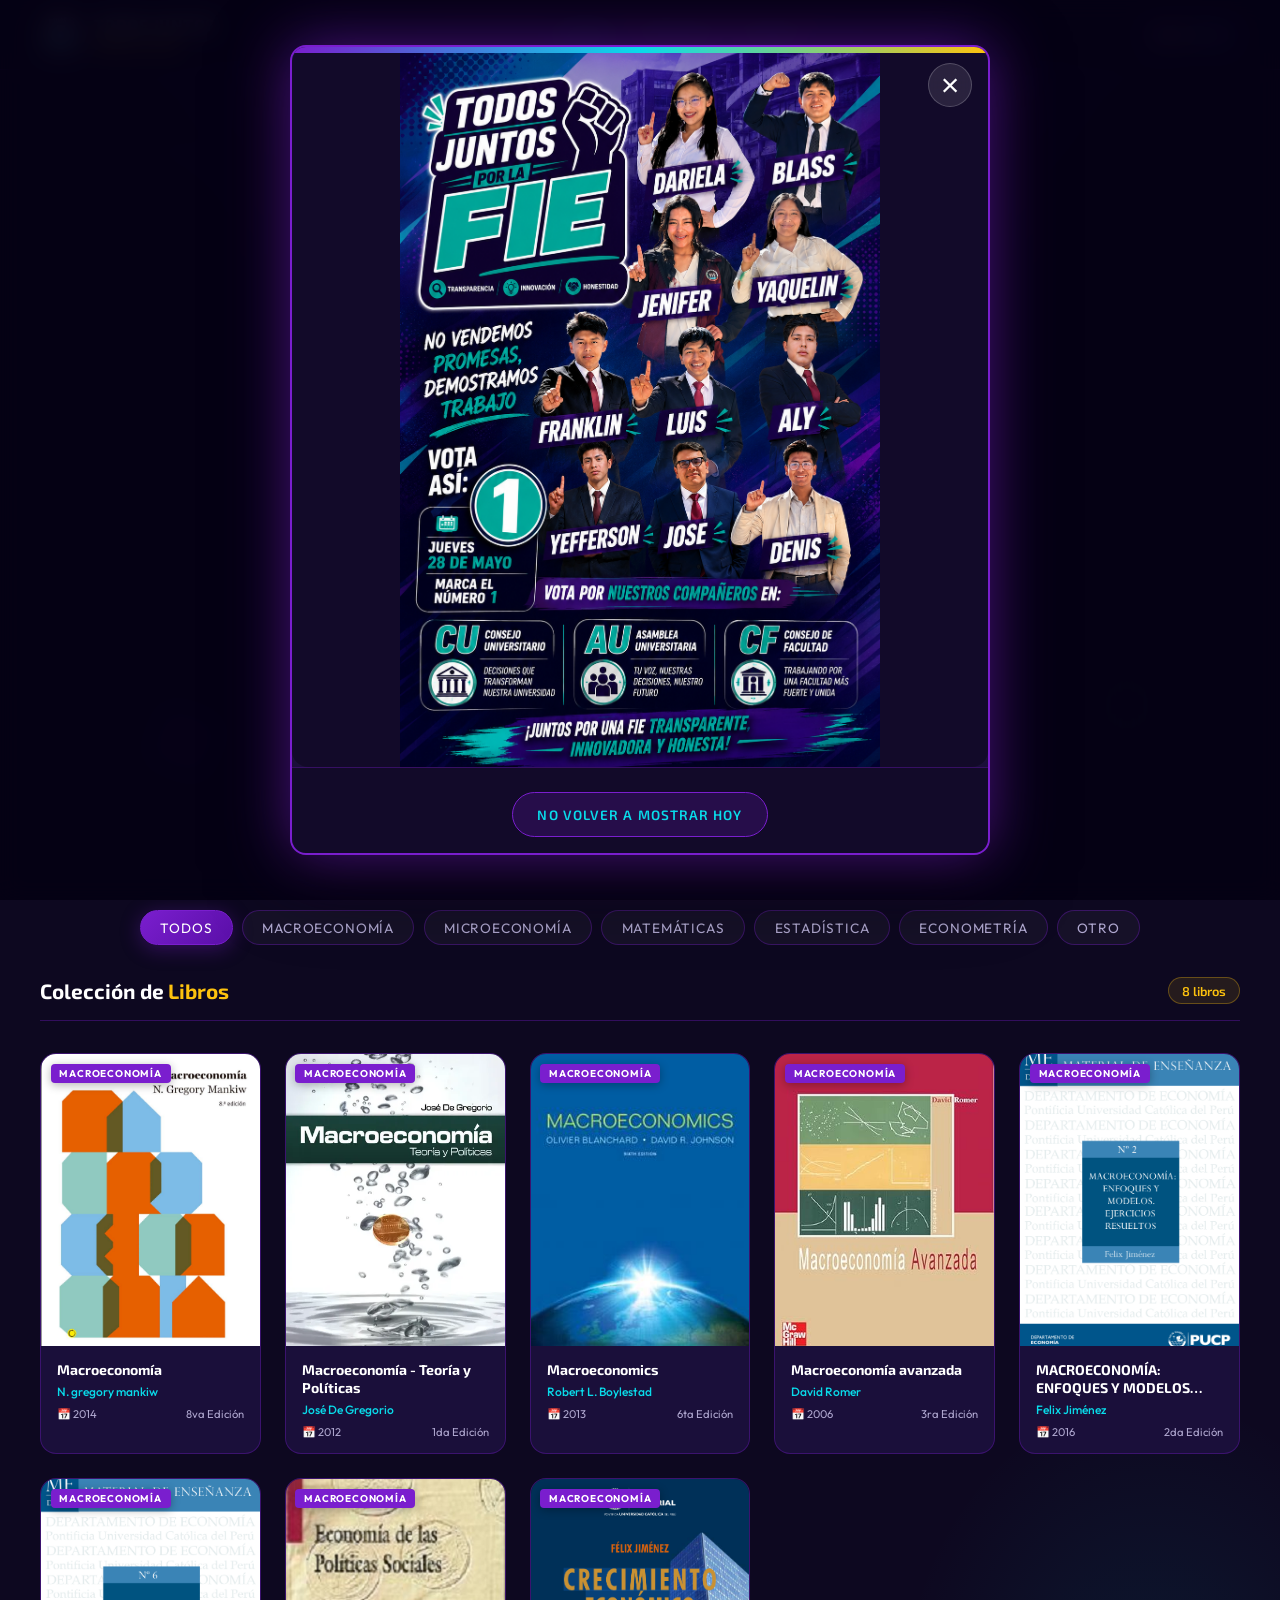
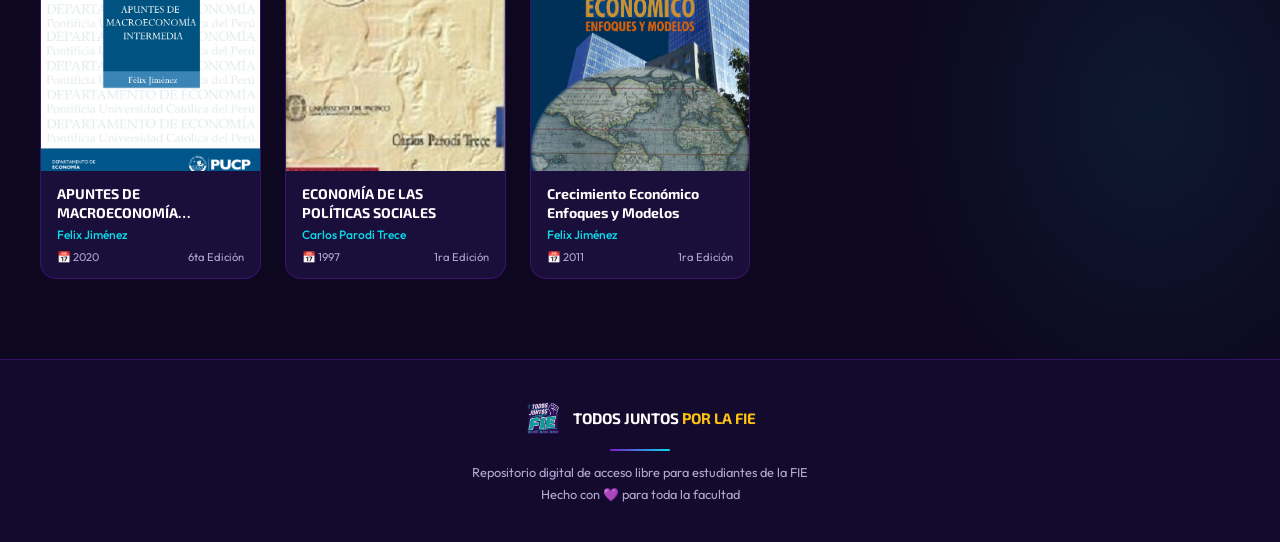
<file: index.html>
<!DOCTYPE html>
<html lang="es">
<head>
  <meta charset="UTF-8" />
  <meta name="viewport" content="width=device-width, initial-scale=1.0" />
  <meta name="description" content="Repositorio digital de libros de la FIE — Todos Juntos por la FIE" />
  <title>Repositorio FIE | Todos Juntos por la FIE</title>

  <!-- Favicon (usa el logo) -->
  <link rel="icon" type="image/png" href="loguito.png" />

  <!-- CSS -->
  <link rel="stylesheet" href="css/style.css" />
    <link rel="stylesheet" href="css/popup.css" /> <!-- ← NUEVO -->
</head>
<body>

<!-- ════════════════════ POPUP PUBLICIDAD ════════════════════ -->
  <div class="popup-overlay" id="popupPublicidad">
    <div class="popup-container">
      <button class="popup-close" id="btnCerrarPopup" aria-label="Cerrar publicidad">
        ×
      </button>
      
      <div class="popup-content">
         <a href="https://www.facebook.com/profile.php?id=61590264844308" target="_blank">
        <img 
          src="imagenes/publicidad.jpg" 
          alt="Publicidad FIE" 
          class="popup-imagen"
        />
        </a>
      </div>
      
      <!-- Opcional: Botón de acción -->
      <div class="popup-footer">
        <button class="popup-btn-action" id="btnNoMostrar">
          No volver a mostrar hoy
        </button>
      </div>
    </div>
  </div>


  <!-- ════════════════════ NAVBAR ════════════════════ -->
  <nav class="navbar">
    <a class="navbar-brand" href="#">
      <img class="navbar-logo" src="loguito.png" alt="Logo FIE" />
      <span class="navbar-name">
        TODOS JUNTOS<br><span>POR LA FIE</span>
      </span>
    </a>

    <!-- Botón Hamburguesa (Móviles) -->
    <button class="menu-toggle" id="menuToggle" aria-label="Abrir menú">
      ☰
    </button>

    <!-- Menú de Navegación -->
    <!-- Menú de Navegación -->
    <div class="navbar-links" id="navbarLinks">
      <a href="index.html" class="nav-item activo">Libros</a>
      <a href="trabajos.html" class="nav-item">Trabajos</a>
      <a href="cursos.html" class="nav-item">Cursos</a>
    </div>

    <!-- Estadísticas -->
    <div class="navbar-stats">
      <div class="stat-pill">
        📚 <strong id="totalLibros">0</strong> libros
      </div>
    </div>
  </nav>
  <!-- ════════════════════ HERO ════════════════════ -->
  <section class="hero">
    <!-- Elementos decorativos -->
    <div class="hero-geo hero-geo-1"></div>
    <div class="hero-geo hero-geo-2"></div>
    <div class="hero-geo hero-geo-3"></div>
    <div class="hero-geo hero-geo-4"></div>

    <div class="hero-badge">Repositorio Académico Digital</div>

    <div class="hero-logo-wrap">
      <img class="hero-logo" src="logo.png" alt="Logo Todos Juntos por la FIE" />
    </div>

    <h1>
      Biblioteca<br>
      <span class="line-color">Digital FIE</span>
    </h1>

    <div class="hero-group">⚡ Todos Juntos por la FIE ⚡</div>

    <p>
      Accede de forma gratuita a los libros y materiales académicos 
      de nuestra facultad. Conocimiento compartido para todos.
    </p>

    <!-- Barra de búsqueda -->
    <div class="search-wrap">
      <input 
        type="text" 
        id="buscador" 
        placeholder="Buscar por título, autor o materia…" 
        autocomplete="off"
      />
      <button id="btnBuscar" aria-label="Buscar">🔍</button>
    </div>
  </section>

  <!-- ════════════════════ FILTROS ════════════════════ -->
  <div class="filtros-section" id="filtros">
    <!-- Generado por JS -->
  </div>

  <!-- ════════════════════ LIBROS ════════════════════ -->
  <main class="libros-section">
    <div class="section-header">
      <h2 class="section-title">
        Colección de <span>Libros</span>
      </h2>
      <span class="counter-badge" id="contadorLibros">0 libros</span>
    </div>

    <div class="libros-grid" id="librosGrid">
      <!-- Generado por JS -->
    </div>
  </main>

  <!-- ════════════════════ MODAL ════════════════════ -->
  <div class="modal-overlay" id="modalOverlay">
    <div class="modal" id="modalContenido">
      <!-- Generado por JS -->
    </div>
  </div>

  <!-- ════════════════════ FOOTER ════════════════════ -->
  <footer class="footer">
    <div class="footer-logo-wrap">
      <img class="footer-logo" src="loguito.png" alt="Logo" />
      <span class="footer-name">TODOS JUNTOS <span>POR LA FIE</span></span>
    </div>
    <div class="footer-line"></div>
    <p>Repositorio digital de acceso libre para estudiantes de la FIE</p>
    <p class="footer-credits">Hecho con 💜 para toda la facultad</p>
  </footer>

  <!-- Scripts: primero los datos, luego la lógica -->
  <script src="data/libros.js"></script>
   <script src="js/popup.js"></script>
  <script src="js/main.js"></script>

</body>
</html>
</file>
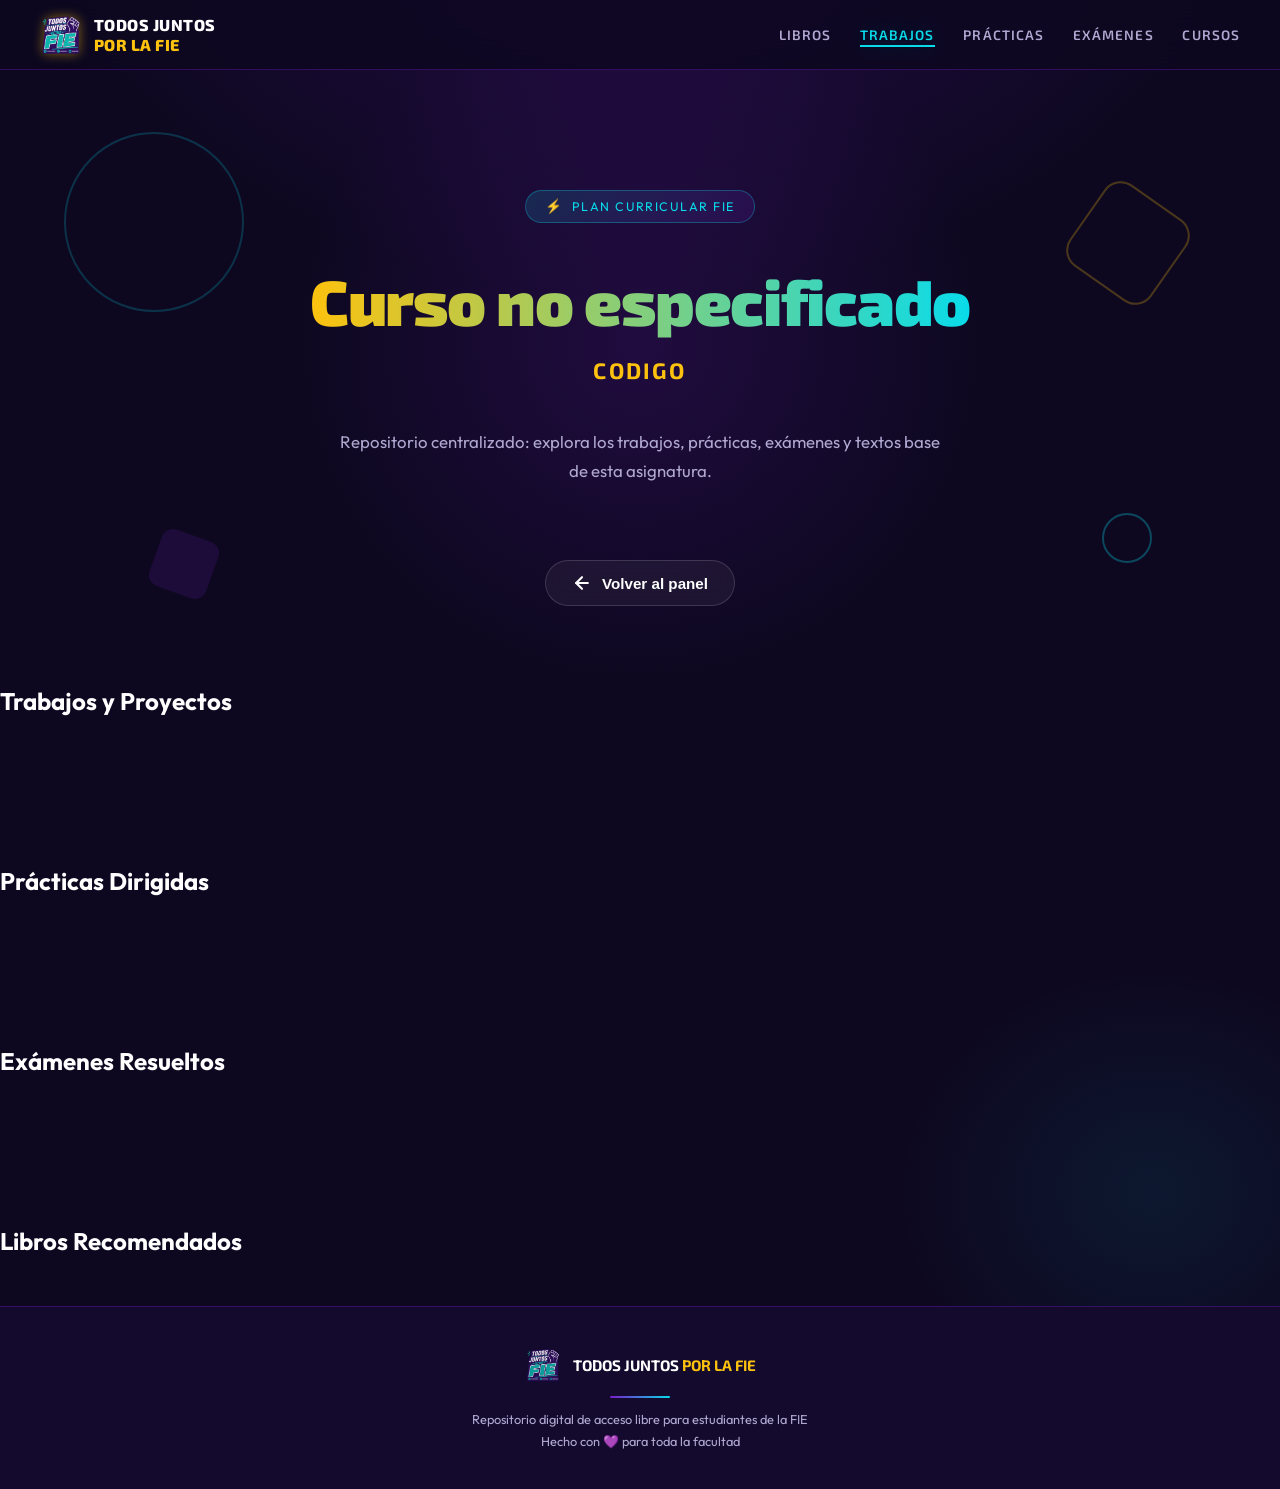
<file: documentos.html>
<!DOCTYPE html>
<html lang="es">
<head>
  <meta charset="UTF-8">
  <meta name="viewport" content="width=device-width, initial-scale=1.0">
  <title>Documentos de Asignatura | Todos Juntos por la FIE</title>
  <link rel="icon" type="image/png" href="loguito.png" />
  <link rel="stylesheet" href="css/style.css">
</head>
<body>

  <nav class="navbar">
    <a class="navbar-brand" href="index.html">
      <img class="navbar-logo" src="loguito.png" alt="Logo FIE" />
      <span class="navbar-name">TODOS JUNTOS<br><span>POR LA FIE</span></span>
    </a>
    <button class="menu-toggle" id="menuToggle" aria-label="Abrir menú">☰</button>
    <div class="navbar-links" id="navbarLinks">
      <a href="index.html" class="nav-item">Libros</a>
      <a href="trabajos.html" class="nav-item activo">Trabajos</a>
      <a href="practicas.html" class="nav-item">Prácticas</a>
      <a href="examenes.html" class="nav-item">Exámenes</a>
      <a href="cursos.html" class="nav-item">Cursos</a>
    </div>
  </nav>

  <section class="hero" style="height: auto; padding: 120px 20px 80px;">
    <div class="hero-geo hero-geo-1"></div>
    <div class="hero-geo hero-geo-2"></div>
    <div class="hero-geo hero-geo-3"></div>
    <div class="hero-geo hero-geo-4"></div>

    <div class="hero-badge" id="cursoDetalles">Plan Curricular FIE</div>

    <h1 style="margin-top: 20px; font-size: clamp(2.5rem, 5vw, 4.5rem);">
      <span class="line-color" id="cursoNombre">Cargando asignatura...</span>
    </h1>

    <div class="hero-group" id="cursoCodigo" style="margin-top: 15px; display: inline-block;">CODIGO</div>

    <p style="margin-top: 25px; max-width: 600px; margin-left: auto; margin-right: auto;">
      Repositorio centralizado: explora los trabajos, prácticas, exámenes y textos base de esta asignatura.
    </p>

<button onclick="window.history.back()" class="btn-back-glass">
      <svg width="20" height="20" viewBox="0 0 24 24" fill="none" stroke="currentColor" stroke-width="2.5" stroke-linecap="round" stroke-linejoin="round">
        <line x1="19" y1="12" x2="5" y2="12"></line>
        <polyline points="12 19 5 12 12 5"></polyline>
      </svg>
      Volver al panel
    </button>
  </section>

  <main class="contenido">
    
    <h2 class="titulo" id="tituloContenido">Trabajos y Proyectos</h2>
    <div class="libros-grid" id="gridTrabajos" style="margin-top: 50px;"></div>

    <h2 class="titulo" id="tituloContenido" style="margin-top: 100px;">Prácticas Dirigidas</h2>
    <div class="libros-grid" id="gridPracticas" style="margin-top: 50px;"></div>

    <h2 class="titulo" id="tituloContenido" style="margin-top: 100px;">Exámenes Resueltos</h2>
    <div class="libros-grid" id="gridExamenes" style="margin-top: 50px;"></div>

    <h2 class="titulo" id="tituloContenido" style="margin-top: 100px;">Libros Recomendados</h2>
    <div class="libros-grid" id="gridLibros" style="margin-top: 50px;"></div>

  </main>

  <footer class="footer">
    <div class="footer-logo-wrap">
      <img class="footer-logo" src="loguito.png" alt="Logo" />
      <span class="footer-name">TODOS JUNTOS <span>POR LA FIE</span></span>
    </div>
    <div class="footer-line"></div>
    <p>Repositorio digital de acceso libre para estudiantes de la FIE</p>
    <p class="footer-credits">Hecho con 💜 para toda la facultad</p>
  </footer>

  <script src="data/malla.js"></script>
  <script src="data/libros.js"></script>
  <script src="data/documentos.js"></script>

  <script>
    document.addEventListener("DOMContentLoaded", () => {
      const params = new URLSearchParams(window.location.search);
      const codigoCurso = params.get("curso");

      if (!codigoCurso) {
        document.getElementById("cursoNombre").textContent = "Curso no especificado";
        return;
      }

      let cursoEncontrado = null;
      let cicloRomano = "";

      for (const ciclo of mallaCurricular) {
        const curso = ciclo.cursos.find(c => c.codigo === codigoCurso);
        if (curso) {
          cursoEncontrado = curso;
          cicloRomano = ciclo.romano;
          break;
        }
      }

      if (cursoEncontrado) {
        document.getElementById("cursoCodigo").textContent = cursoEncontrado.codigo;
        document.getElementById("cursoNombre").textContent = cursoEncontrado.nombre;
        document.getElementById("cursoDetalles").textContent = `Ciclo ${cicloRomano} — Ingeniería Económica`;
        
        cargarDocumentos(codigoCurso);
        cargarLibrosAsociados(cursoEncontrado.nombre);
      } else {
        document.getElementById("cursoNombre").textContent = "Asignatura no encontrada";
      }

      const menuToggle = document.getElementById('menuToggle');
      const navbarLinks = document.getElementById('navbarLinks');
      if (menuToggle && navbarLinks) {
        menuToggle.addEventListener('click', () => navbarLinks.classList.toggle('mostrar'));
      }
    });

    /* --- LÓGICA MAESTRA: Separa un solo archivo .js en 3 secciones --- */
    function cargarDocumentos(codigo) {
      if (typeof baseTrabajos === 'undefined') return;

      // Filtramos TODOS los documentos que pertenecen a este curso
      const docsCurso = baseTrabajos.filter(t => t.curso === codigo);

      // Los separamos por su "tipo"
      const trabajos = docsCurso.filter(t => t.tipo.toLowerCase() === 'trabajo');
      const practicas = docsCurso.filter(t => t.tipo.toLowerCase() === 'practica' || t.tipo.toLowerCase() === 'práctica');
      const examenes = docsCurso.filter(t => t.tipo.toLowerCase() === 'examen');

      // Pintamos cada sección con nuestra función genérica
      renderizarSeccion("gridTrabajos", trabajos, "📂", "No hay trabajos subidos", "Sé el primero en aportar un trabajo o monografía.");
      renderizarSeccion("gridPracticas", practicas, "📝", "No hay prácticas subidas", "Aún no tenemos ejercicios o guías de laboratorio aquí.");
      renderizarSeccion("gridExamenes", examenes, "✏️", "No hay exámenes subidos", "Aporta solucionarios de parciales o finales para ayudar a los demás.");
    }

    /* --- Función genérica para dibujar las tarjetas --- */
    function renderizarSeccion(idContenedor, arrayDatos, iconoVacio, tituloVacio, textoVacio) {
      const grid = document.getElementById(idContenedor);
      
      if (arrayDatos.length === 0) {
        grid.innerHTML = `
          <div style="grid-column: 1 / -1; text-align: center; padding: 50px; background: rgba(0,0,0,0.02); border-radius: 20px; border: 2px dashed #ccc;">
            <span style="font-size: 3rem;">${iconoVacio}</span>
            <h3 style="color: #0b7a00; margin-top: 15px;">${tituloVacio}</h3>
            <p style="color: #666; margin-top: 10px;">${textoVacio}</p>
          </div>
        `;
        return;
      }

      grid.innerHTML = arrayDatos.map((t, i) => `
        <div class="libro-card" style="animation-delay: ${i * 0.05}s">
          <div class="libro-portada">
            ${t.portada
              ? `<img class="libro-portada-img" src="${t.portada}" alt="${t.titulo}" 
                   onerror="this.parentElement.innerHTML='<div class=\\'libro-portada-placeholder\\'><span>📄</span><p>Sin portada</p></div>'">`
              : `<div class="libro-portada-placeholder"><span>📄</span><p>Sin portada</p></div>`
            }
            <span class="libro-categoria-tag" style="background: #0b7a00; color: #fff; text-transform: capitalize;">${t.tipo}</span>
            <div class="libro-overlay">
              <a href="${t.archivo}" target="_blank" style="text-decoration:none;">
                <span class="btn-ver">Abrir Documento →</span>
              </a>
            </div>
          </div>
          <div class="libro-info">
            <div class="libro-titulo">${t.titulo}</div>
            <div class="libro-autor" style="font-size: 0.85rem; color: #666; margin-top: 5px;">${t.descripcion}</div>
            <div class="libro-meta" style="margin-top: 12px;">
              <span class="libro-anio">📅 Semestre: ${t.fecha}</span>
            </div>
          </div>
        </div>
      `).join("");
    }

    /* --- Renderizar Libros --- */
    function cargarLibrosAsociados(nombreCurso) {
      const grid = document.getElementById("gridLibros");
      if (typeof libros === 'undefined') return;

      const filtrados = libros.filter(l => {
        return nombreCurso.toLowerCase().includes(l.categoria.toLowerCase()) || l.categoria === "Todos";
      });

      if (filtrados.length === 0) {
        grid.innerHTML = `
          <div style="grid-column: 1 / -1; text-align: center; padding: 50px; background: rgba(0,0,0,0.02); border-radius: 20px; border: 2px dashed #ccc;">
            <span style="font-size: 3rem;">📚</span>
            <h3 style="color: #0b7a00; margin-top: 15px;">Sin libros asignados</h3>
            <p style="color: #666; margin-top: 10px;">Busca en el catálogo general desde el inicio.</p>
          </div>
        `;
        return;
      }

      grid.innerHTML = filtrados.map((libro, i) => `
        <div class="libro-card" style="animation-delay: ${i * 0.05}s">
          <div class="libro-portada">
            ${libro.portada
              ? `<img class="libro-portada-img" src="${libro.portada}" alt="${libro.titulo}" 
                   onerror="this.parentElement.innerHTML='<div class=\\'libro-portada-placeholder\\'><span>📚</span><p>Sin portada</p></div>'">`
              : `<div class="libro-portada-placeholder"><span>📚</span><p>Sin portada</p></div>`
            }
            <span class="libro-categoria-tag">${libro.categoria}</span>
            <div class="libro-overlay">
              <a href="${libro.archivo}" target="_blank" style="text-decoration:none;">
                <span class="btn-ver">Ver libro →</span>
              </a>
            </div>
          </div>
          <div class="libro-info">
            <div class="libro-titulo">${libro.titulo}</div>
            <div class="libro-autor">${libro.autor}</div>
            <div class="libro-meta">
              <span class="libro-anio">📅 ${libro.anio}</span>
              ${libro.edicion ? `<span>${libro.edicion}</span>` : ""}
            </div>
          </div>
        </div>
      `).join("");
    }
  </script>
</body>
</html>
</file>
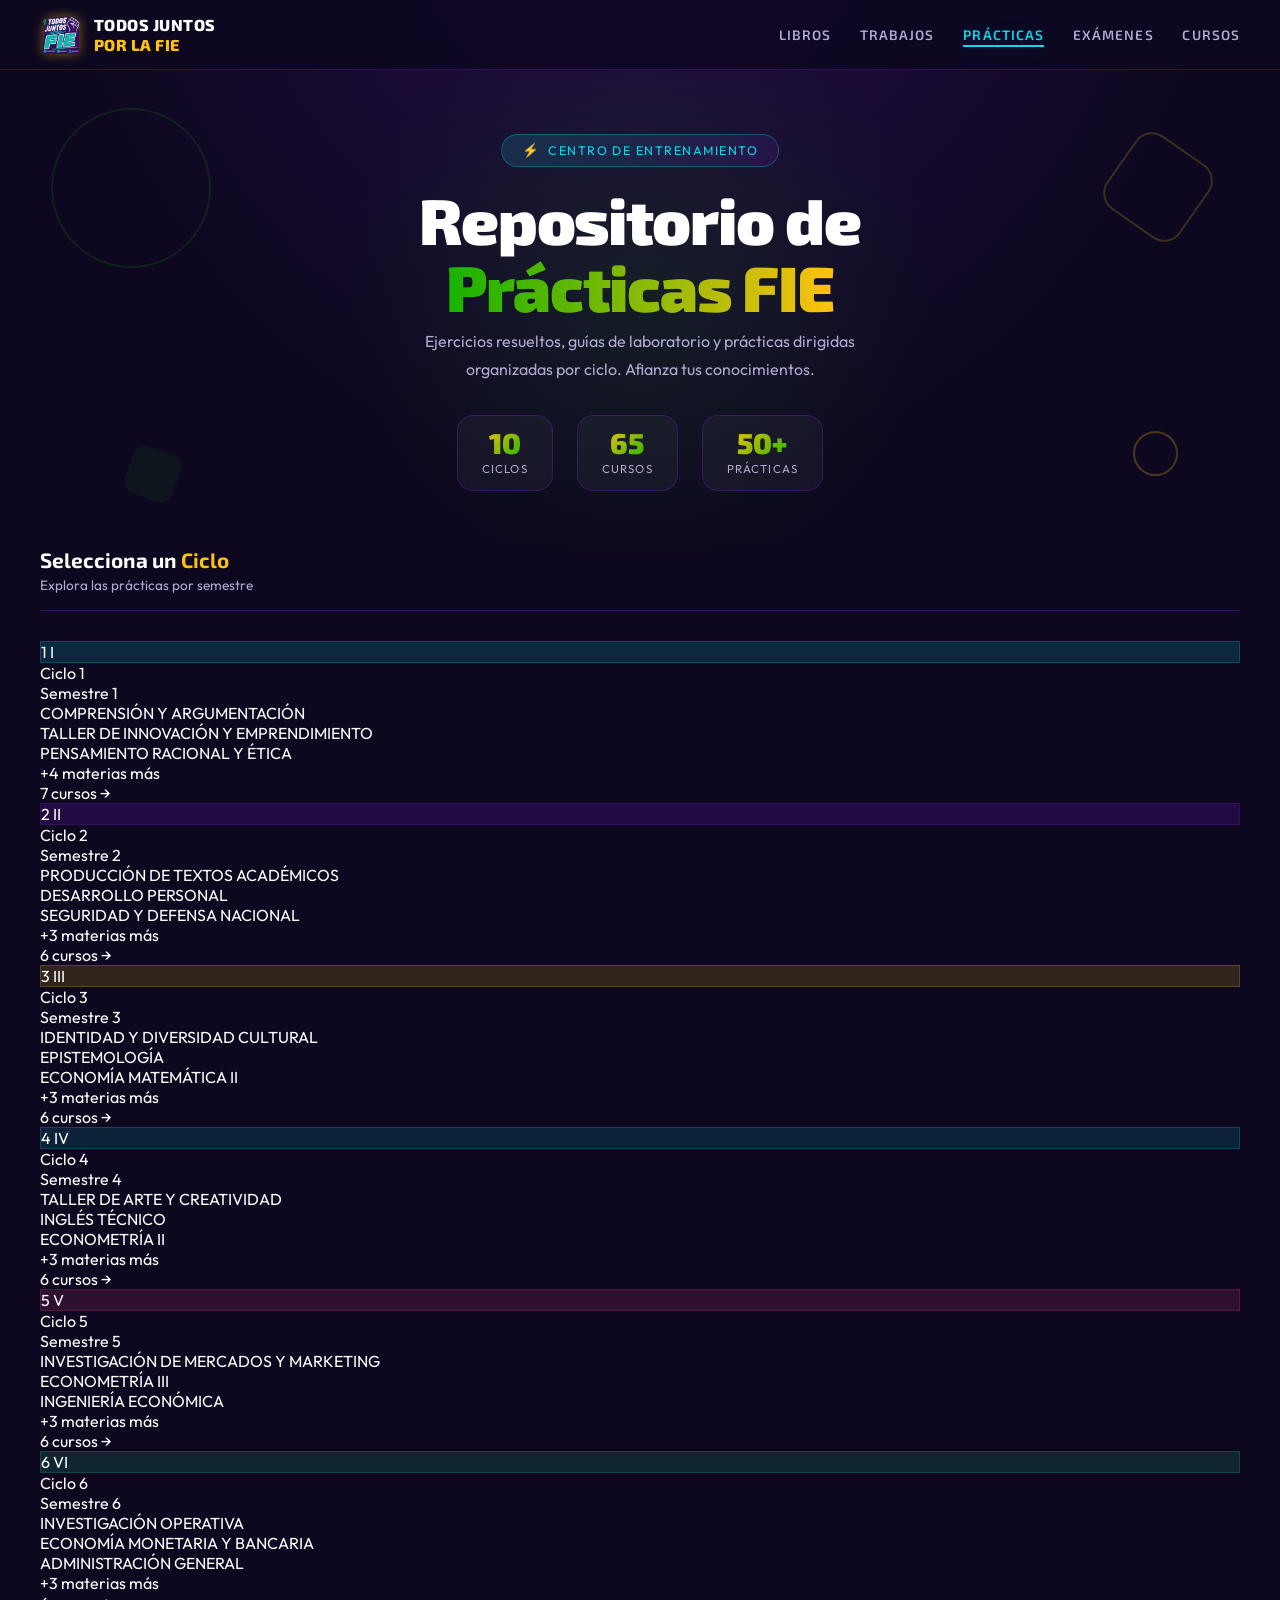
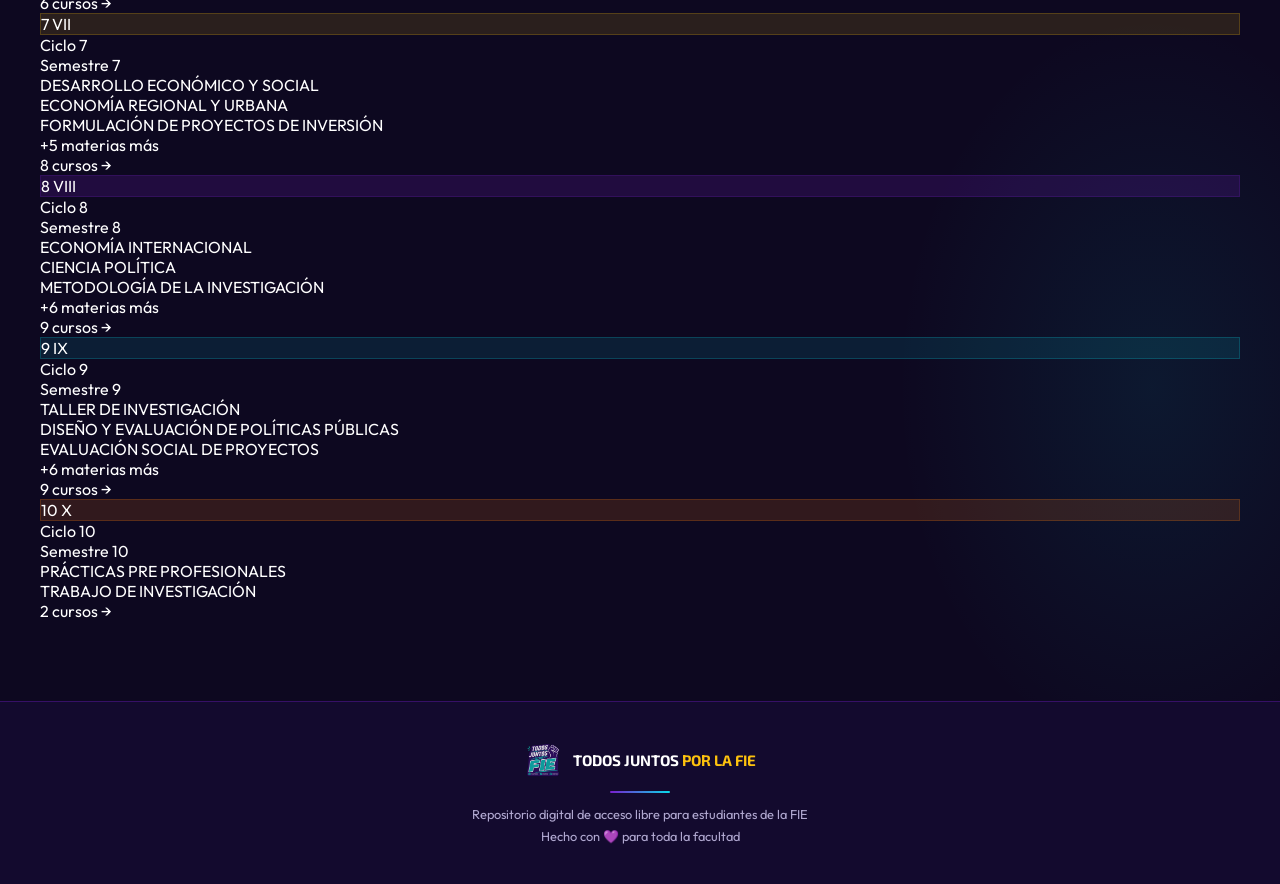
<file: practicas.html>
<!DOCTYPE html>
<html lang="es">
<head>
  <meta charset="UTF-8" />
  <meta name="viewport" content="width=device-width, initial-scale=1.0" />
  <title>Prácticas FIE | Todos Juntos por la FIE</title>
  <link rel="icon" type="image/png" href="loguito.png" />
  <link rel="stylesheet" href="css/style.css" />
  <style>
    /* ════════════════════════════════
       HERO — PRÁCTICAS
    ════════════════════════════════ */
    .hero-trabajos {
      position: relative;
      padding: 4rem 2.5rem 3.5rem;
      text-align: center;
      overflow: hidden;
    }

    .hero-trabajos::before {
      content: '';
      position: absolute;
      top: -80px; left: 50%;
      transform: translateX(-50%);
      width: 600px; height: 600px;
      /* Cambiamos el resplandor a un tono más verdoso/dorado para variar un poco */
      background: radial-gradient(circle, rgba(22, 179, 0, 0.12) 0%, transparent 70%);
      pointer-events: none;
    }

    .hero-trabajos .hero-geo-1 {
      width: 160px; height: 160px;
      border: 2px solid rgba(22, 179, 0, 0.15);
      top: 8%; left: 4%;
    }
    .hero-trabajos .hero-geo-2 {
      width: 90px; height: 90px;
      border: 2px solid rgba(253, 194, 14, 0.2);
      top: 15%; right: 6%;
    }
    .hero-trabajos .hero-geo-3 {
      width: 50px; height: 50px;
      background: rgba(11, 122, 0, 0.12);
      bottom: 10%; left: 10%;
    }
    .hero-trabajos .hero-geo-4 {
      width: 45px; height: 45px;
      border: 2px solid rgba(253, 194, 14, 0.25);
      bottom: 15%; right: 8%;
    }

    .hero-trabajos .hero-badge {
      margin-bottom: 1.2rem;
    }

    .hero-trabajos h1 {
      font-family: var(--font-display);
      font-size: clamp(2.2rem, 5vw, 4rem);
      font-weight: 900;
      line-height: 1.05;
      letter-spacing: -0.02em;
      margin-bottom: 0.5rem;
      animation: fadeDown 0.8s ease 0.1s both;
    }

    .hero-trabajos h1 .line-color {
      /* Degradado FIE: Verde a Dorado */
      background: linear-gradient(90deg, #16b300, #fdc20e);
      -webkit-background-clip: text;
      -webkit-text-fill-color: transparent;
      background-clip: text;
    }

    .hero-trabajos p {
      font-size: 1rem;
      color: var(--texto-sub);
      max-width: 500px;
      margin: 0 auto 2rem;
      line-height: 1.7;
      animation: fadeDown 0.8s ease 0.2s both;
    }

    /* Stats mini en el hero */
    .hero-stats {
      display: flex;
      justify-content: center;
      gap: 1.5rem;
      flex-wrap: wrap;
      animation: fadeDown 0.8s ease 0.3s both;
    }

    .hero-stat {
      background: rgba(255,255,255,0.04);
      border: 1px solid var(--borde);
      border-radius: var(--radius);
      padding: 0.8rem 1.5rem;
      text-align: center;
      backdrop-filter: blur(8px);
    }

    .hero-stat-num {
      font-family: var(--font-display);
      font-size: 1.8rem;
      font-weight: 900;
      background: linear-gradient(135deg, #fdc20e, #16b300);
      -webkit-background-clip: text;
      -webkit-text-fill-color: transparent;
      background-clip: text;
      display: block;
      line-height: 1;
    }

    .hero-stat-label {
      font-size: 0.72rem;
      color: var(--texto-sub);
      text-transform: uppercase;
      letter-spacing: 0.1em;
      margin-top: 0.25rem;
    }

    /* Reciclamos la estructura de la sección y grid */
    .trabajos-section {
      padding: 0 2.5rem 5rem;
      max-width: 1400px;
      margin: 0 auto;
    }

    @media (max-width: 768px) {
      .hero-trabajos { padding: 3rem 1.2rem 2.5rem; }
      .hero-stats { gap: 0.8rem; }
      .hero-stat { padding: 0.6rem 1rem; }
      .hero-stat-num { font-size: 1.4rem; }
      .trabajos-section { padding: 0 1.2rem 3rem; }
    }
  </style>
</head>
<body>

  <nav class="navbar">
    <a class="navbar-brand" href="index.html">
      <img class="navbar-logo" src="loguito.png" alt="Logo FIE" />
      <span class="navbar-name">
        TODOS JUNTOS<br><span>POR LA FIE</span>
      </span>
    </a>

    <button class="menu-toggle" id="menuToggle" aria-label="Abrir menú">☰</button>

    <div class="navbar-links" id="navbarLinks">
      <a href="index.html" class="nav-item">Libros</a>
      <a href="trabajos.html" class="nav-item">Trabajos</a>
      <a href="practicas.html" class="nav-item activo">Prácticas</a>
      <a href="examenes.html" class="nav-item">Exámenes</a>
      <a href="cursos.html" class="nav-item">Cursos</a>
    </div>
  </nav>

  <section class="hero-trabajos">
    <div class="hero-geo hero-geo-1"></div>
    <div class="hero-geo hero-geo-2"></div>
    <div class="hero-geo hero-geo-3"></div>
    <div class="hero-geo hero-geo-4"></div>

    <div class="hero-badge">Centro de Entrenamiento</div>

    <h1>
      Repositorio de<br>
      <span class="line-color">Prácticas FIE</span>
    </h1>

    <p>
      Ejercicios resueltos, guías de laboratorio y prácticas dirigidas organizadas
      por ciclo. Afianza tus conocimientos.
    </p>

    <div class="hero-stats">
      <div class="hero-stat">
        <span class="hero-stat-num" id="statCiclos">10</span>
        <span class="hero-stat-label">Ciclos</span>
      </div>
      <div class="hero-stat">
        <span class="hero-stat-num" id="statCursos">—</span>
        <span class="hero-stat-label">Cursos</span>
      </div>
      <div class="hero-stat">
        <span class="hero-stat-num" id="statWorks">50+</span>
        <span class="hero-stat-label">Prácticas</span>
      </div>
    </div>
  </section>

  <main class="trabajos-section" id="trabajos">
    <div class="section-header" style="margin-bottom: 30px;">
      <div>
        <h2 class="section-title" style="color: #fff;">Selecciona un <span>Ciclo</span></h2>
        <p class="section-subtitle" style="font-size:0.85rem;color:var(--texto-sub);margin-top:0.25rem;">
          Explora las prácticas por semestre
        </p>
      </div>
    </div>

    <div class="ciclos-grid" id="ciclosGrid">
      </div>
  </main>

  <div class="modal-overlay" id="modalOverlay">
    <div class="modal" id="modalContenido">
      </div>
  </div>

  <footer class="footer">
    <div class="footer-logo-wrap">
      <img class="footer-logo" src="loguito.png" alt="Logo" />
      <span class="footer-name">TODOS JUNTOS <span>POR LA FIE</span></span>
    </div>
    <div class="footer-line"></div>
    <p>Repositorio digital de acceso libre para estudiantes de la FIE</p>
    <p class="footer-credits">Hecho con 💜 para toda la facultad</p>
  </footer>

  <script src="data/malla.js"></script>
  <script src="js/main.js"></script>
  <script src="js/trabajos.js"></script>

</body>
</html>
</file>
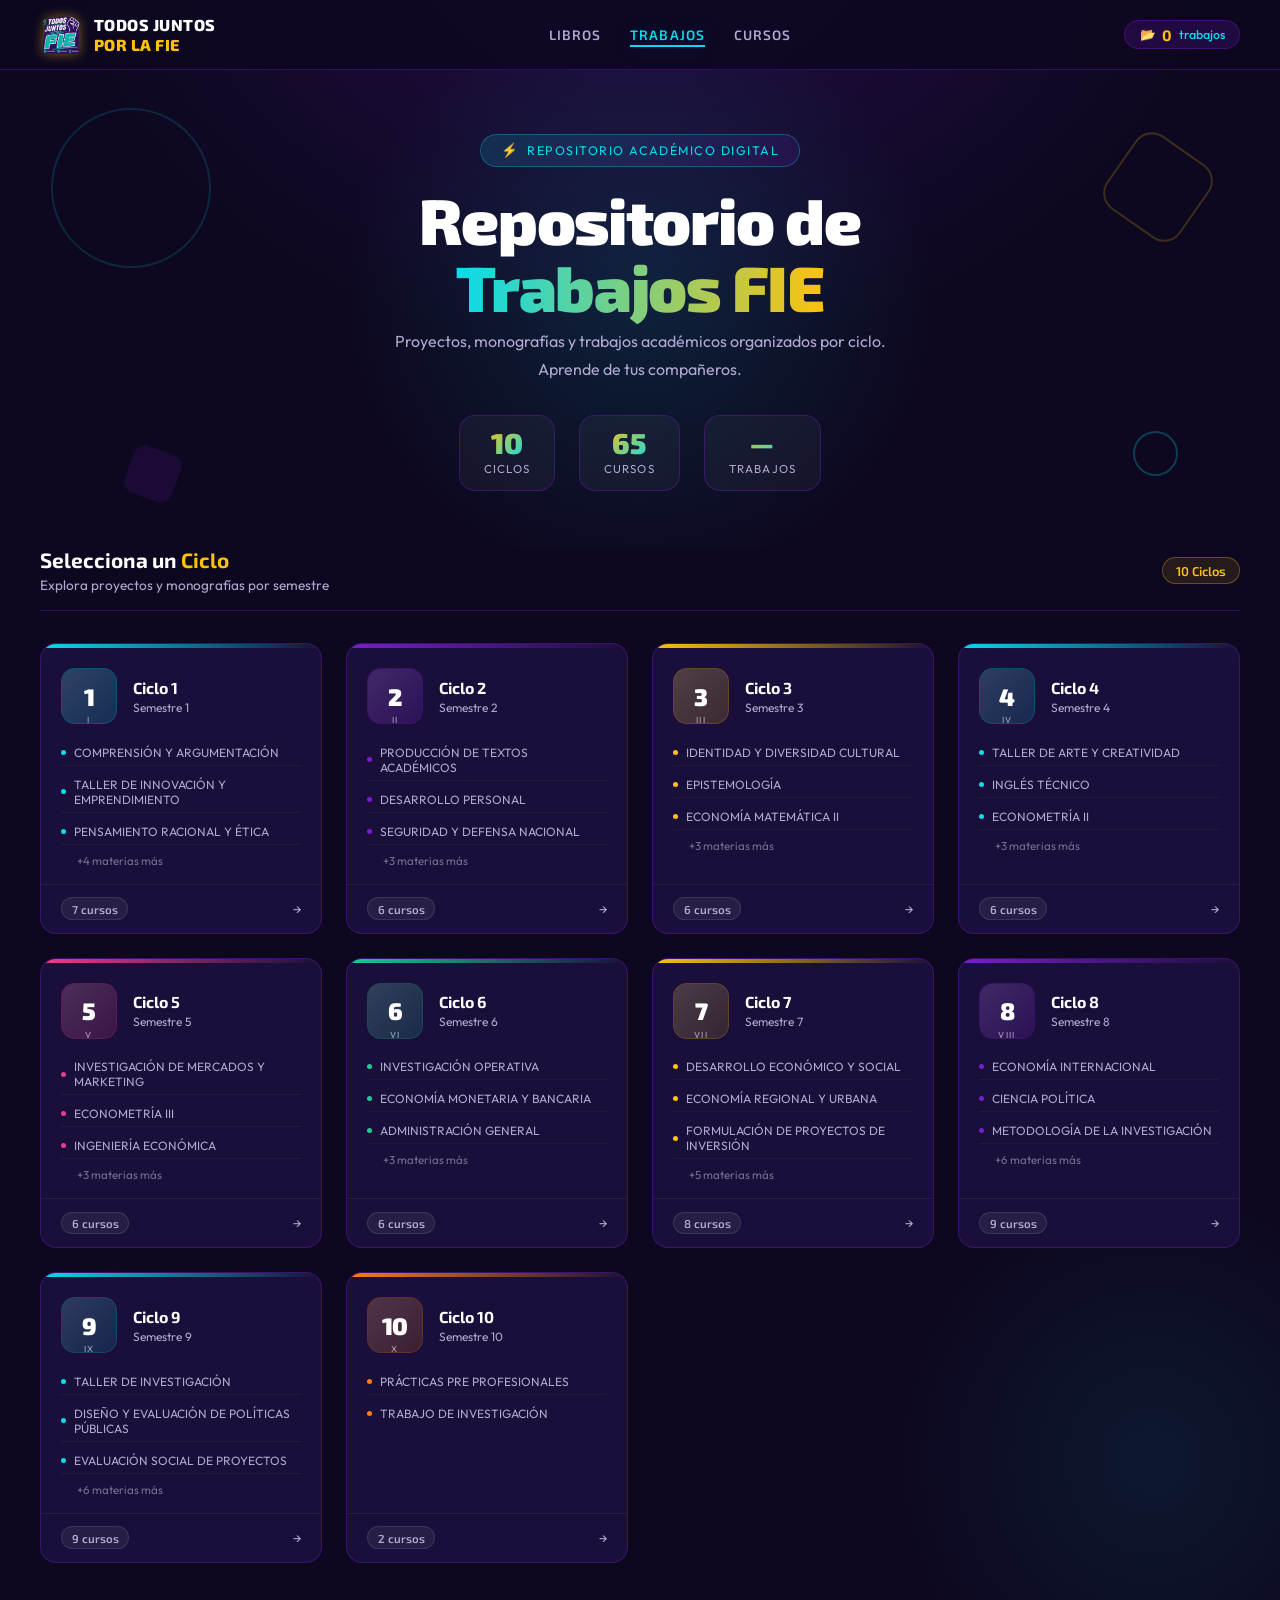
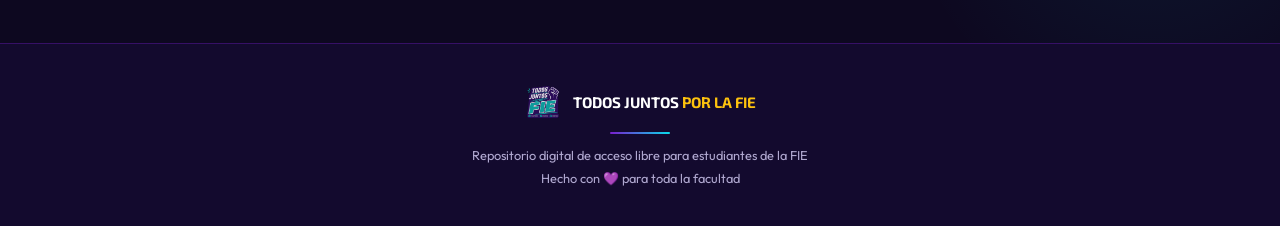
<file: trabajos.html>
<!DOCTYPE html>
<html lang="es">
<head>
  <meta charset="UTF-8" />
  <meta name="viewport" content="width=device-width, initial-scale=1.0" />
  <title>Trabajos FIE | Todos Juntos por la FIE</title>
  <link rel="icon" type="image/png" href="loguito.png" />
  <link rel="stylesheet" href="css/style.css" />
  <style>
    /* ════════════════════════════════
       HERO — TRABAJOS
    ════════════════════════════════ */
    .hero-trabajos {
      position: relative;
      padding: 4rem 2.5rem 3.5rem;
      text-align: center;
      overflow: hidden;
    }

    .hero-trabajos::before {
      content: '';
      position: absolute;
      top: -80px; left: 50%;
      transform: translateX(-50%);
      width: 600px; height: 600px;
      background: radial-gradient(circle, rgba(9,219,234,0.12) 0%, transparent 70%);
      pointer-events: none;
    }

    /* Partículas decorativas específicas de esta sección */
    .hero-trabajos .hero-geo-1 {
      width: 160px; height: 160px;
      border: 2px solid rgba(9,219,234,0.15);
      top: 8%; left: 4%;
    }
    .hero-trabajos .hero-geo-2 {
      width: 90px; height: 90px;
      border: 2px solid rgba(253,194,14,0.2);
      top: 15%; right: 6%;
    }
    .hero-trabajos .hero-geo-3 {
      width: 50px; height: 50px;
      background: rgba(122,28,206,0.12);
      bottom: 10%; left: 10%;
    }
    .hero-trabajos .hero-geo-4 {
      width: 45px; height: 45px;
      border: 2px solid rgba(9,219,234,0.25);
      bottom: 15%; right: 8%;
    }

    .hero-trabajos .hero-badge {
      margin-bottom: 1.2rem;
    }

    .hero-trabajos h1 {
      font-family: var(--font-display);
      font-size: clamp(2.2rem, 5vw, 4rem);
      font-weight: 900;
      line-height: 1.05;
      letter-spacing: -0.02em;
      margin-bottom: 0.5rem;
      animation: fadeDown 0.8s ease 0.1s both;
    }

    .hero-trabajos h1 .line-color {
      background: linear-gradient(90deg, var(--cyan), var(--amarillo));
      -webkit-background-clip: text;
      -webkit-text-fill-color: transparent;
      background-clip: text;
    }

    .hero-trabajos p {
      font-size: 1rem;
      color: var(--texto-sub);
      max-width: 500px;
      margin: 0 auto 2rem;
      line-height: 1.7;
      animation: fadeDown 0.8s ease 0.2s both;
    }

    /* Stats mini en el hero */
    .hero-stats {
      display: flex;
      justify-content: center;
      gap: 1.5rem;
      flex-wrap: wrap;
      animation: fadeDown 0.8s ease 0.3s both;
    }

    .hero-stat {
      background: rgba(255,255,255,0.04);
      border: 1px solid var(--borde);
      border-radius: var(--radius);
      padding: 0.8rem 1.5rem;
      text-align: center;
      backdrop-filter: blur(8px);
    }

    .hero-stat-num {
      font-family: var(--font-display);
      font-size: 1.8rem;
      font-weight: 900;
      background: linear-gradient(135deg, var(--amarillo), var(--cyan));
      -webkit-background-clip: text;
      -webkit-text-fill-color: transparent;
      background-clip: text;
      display: block;
      line-height: 1;
    }

    .hero-stat-label {
      font-size: 0.72rem;
      color: var(--texto-sub);
      text-transform: uppercase;
      letter-spacing: 0.1em;
      margin-top: 0.25rem;
    }

    /* ════════════════════════════════
       SECCIÓN CICLOS
    ════════════════════════════════ */
    .trabajos-section {
      padding: 0 2.5rem 5rem;
      max-width: 1400px;
      margin: 0 auto;
    }

    /* ── Grid de ciclos ── */
    .ciclos-grid {
      display: grid;
      grid-template-columns: repeat(auto-fill, minmax(280px, 1fr));
      gap: 1.5rem;
    }

    /* ── Card de ciclo ── */
    .ciclo-card {
      background: var(--card-bg);
      border: 1px solid var(--borde);
      border-radius: var(--radius);
      overflow: hidden;
      cursor: pointer;
      transition: var(--transition);
      animation: fadeIn 0.4s ease both;
      position: relative;
      display: flex;
      flex-direction: column;
    }

    .ciclo-card:hover {
      transform: translateY(-6px);
      border-color: var(--cyan);
      box-shadow: var(--sombra-cyan), 0 12px 40px rgba(0,0,0,0.4);
    }

    /* Barra de acento superior con color único por ciclo */
    .ciclo-accent {
      height: 4px;
      width: 100%;
    }

    /* Cabecera de la card */
    .ciclo-header {
      display: flex;
      align-items: center;
      gap: 1rem;
      padding: 1.25rem 1.25rem 1rem;
    }

    /* Número del ciclo en estilo prominente */
    .ciclo-numero-wrap {
      position: relative;
      flex-shrink: 0;
    }

    .ciclo-numero-bg {
      width: 56px;
      height: 56px;
      border-radius: 14px;
      display: flex;
      align-items: center;
      justify-content: center;
      position: relative;
      overflow: hidden;
    }

    .ciclo-numero-bg::after {
      content: '';
      position: absolute;
      inset: 0;
      background: linear-gradient(135deg, rgba(255,255,255,0.1), transparent);
    }

    .ciclo-numero {
      font-family: var(--font-display);
      font-size: 1.5rem;
      font-weight: 900;
      color: var(--blanco);
      position: relative;
      z-index: 1;
      letter-spacing: -0.02em;
    }

    .ciclo-romano {
      font-size: 0.55rem;
      position: absolute;
      bottom: -2px;
      left: 50%;
      transform: translateX(-50%);
      color: rgba(255,255,255,0.6);
      letter-spacing: 0.15em;
      text-transform: uppercase;
      white-space: nowrap;
    }

    .ciclo-info {
      flex: 1;
      min-width: 0;
    }

    .ciclo-titulo {
      font-family: var(--font-display);
      font-weight: 700;
      font-size: 1rem;
      color: var(--blanco);
      margin-bottom: 0.2rem;
    }

    .ciclo-semestre {
      font-size: 0.75rem;
      color: var(--texto-sub);
    }

    /* Materias preview */
    .ciclo-materias {
      padding: 0 1.25rem 1rem;
      display: flex;
      flex-direction: column;
      gap: 0.4rem;
      flex: 1;
    }

    .materia-pill {
      display: flex;
      align-items: center;
      gap: 0.5rem;
      font-size: 0.75rem;
      color: var(--texto-sub);
      padding: 0.3rem 0;
      border-bottom: 1px solid rgba(255,255,255,0.04);
    }

    .materia-pill:last-child {
      border-bottom: none;
    }

    .materia-dot {
      width: 5px;
      height: 5px;
      border-radius: 50%;
      flex-shrink: 0;
    }

    .materia-mas {
      font-size: 0.72rem;
      color: var(--texto-sub);
      opacity: 0.6;
      padding-left: 1rem;
      margin-top: 0.1rem;
    }

    /* Footer de la card */
    .ciclo-footer {
      padding: 0.8rem 1.25rem;
      border-top: 1px solid rgba(255,255,255,0.05);
      display: flex;
      align-items: center;
      justify-content: space-between;
    }

    .ciclo-badge-count {
      font-size: 0.72rem;
      font-weight: 600;
      font-family: var(--font-display);
      padding: 0.2rem 0.6rem;
      border-radius: 50px;
      background: rgba(255,255,255,0.06);
      border: 1px solid rgba(255,255,255,0.1);
      color: var(--texto-sub);
    }

    .ciclo-arrow {
      font-size: 0.8rem;
      color: var(--texto-sub);
      transition: var(--transition);
    }

    .ciclo-card:hover .ciclo-arrow {
      color: var(--cyan);
      transform: translateX(4px);
    }

    /* ════════════════════════════════
       MODAL MEJORADO — CICLO / CURSOS
    ════════════════════════════════ */
    .modal-ciclo-header {
      padding: 1.75rem 2rem 1.25rem;
      display: flex;
      align-items: center;
      gap: 1.25rem;
      border-bottom: 1px solid var(--borde);
    }

    .modal-ciclo-icon {
      width: 52px;
      height: 52px;
      border-radius: 14px;
      display: flex;
      align-items: center;
      justify-content: center;
      flex-shrink: 0;
    }

    .modal-ciclo-icon span {
      font-family: var(--font-display);
      font-size: 1.4rem;
      font-weight: 900;
      color: var(--blanco);
    }

    .modal-ciclo-meta h3 {
      font-family: var(--font-display);
      font-size: 1.3rem;
      font-weight: 800;
      color: var(--blanco);
      margin-bottom: 0.2rem;
    }

    .modal-ciclo-meta p {
      font-size: 0.8rem;
      color: var(--texto-sub);
    }

    .modal-cursos-body {
      padding: 1.25rem 2rem 2rem;
    }

    .cursos-section-label {
      font-size: 0.7rem;
      text-transform: uppercase;
      letter-spacing: 0.12em;
      color: var(--texto-sub);
      margin-bottom: 0.75rem;
      font-weight: 600;
    }

    .cursos-list-mejorada {
      display: flex;
      flex-direction: column;
      gap: 0.55rem;
    }

    .curso-item-mejorado {
      display: flex;
      align-items: center;
      gap: 1rem;
      background: rgba(255,255,255,0.02);
      border: 1px solid var(--borde);
      border-radius: var(--radius-sm);
      padding: 0.85rem 1rem;
      cursor: pointer;
      transition: var(--transition);
      text-decoration: none;
    }

    .curso-item-mejorado:hover {
      background: rgba(9,219,234,0.06);
      border-color: rgba(9,219,234,0.4);
      transform: translateX(4px);
    }

    .curso-item-icon {
      width: 36px;
      height: 36px;
      border-radius: 8px;
      display: flex;
      align-items: center;
      justify-content: center;
      font-size: 1rem;
      flex-shrink: 0;
    }

    .curso-item-content {
      flex: 1;
      min-width: 0;
    }

    .curso-item-codigo {
      font-size: 0.65rem;
      color: var(--amarillo);
      font-weight: 700;
      letter-spacing: 0.1em;
      text-transform: uppercase;
      margin-bottom: 0.15rem;
    }

    .curso-item-nombre {
      font-family: var(--font-display);
      font-size: 0.88rem;
      font-weight: 600;
      color: var(--blanco);
      white-space: nowrap;
      overflow: hidden;
      text-overflow: ellipsis;
    }

    .curso-item-chevron {
      color: var(--texto-sub);
      font-size: 0.9rem;
      transition: var(--transition);
      flex-shrink: 0;
    }

    .curso-item-mejorado:hover .curso-item-chevron {
      color: var(--cyan);
    }

    /* ════════════════════════════════
       RESPONSIVE
    ════════════════════════════════ */
    @media (max-width: 768px) {
      .hero-trabajos { padding: 3rem 1.2rem 2.5rem; }
      .hero-stats { gap: 0.8rem; }
      .hero-stat { padding: 0.6rem 1rem; }
      .hero-stat-num { font-size: 1.4rem; }
      .trabajos-section { padding: 0 1.2rem 3rem; }
      .ciclos-grid { grid-template-columns: 1fr; gap: 1rem; }
      .modal-ciclo-header { padding: 1.25rem 1.25rem 1rem; }
      .modal-cursos-body { padding: 1rem 1.25rem 1.5rem; }
    }
  </style>
</head>
<body>

  <!-- ════════════════════ NAVBAR ════════════════════ -->
  <nav class="navbar">
    <a class="navbar-brand" href="index.html">
      <img class="navbar-logo" src="loguito.png" alt="Logo FIE" />
      <span class="navbar-name">
        TODOS JUNTOS<br><span>POR LA FIE</span>
      </span>
    </a>

    <button class="menu-toggle" id="menuToggle" aria-label="Abrir menú">☰</button>

    <div class="navbar-links" id="navbarLinks">
      <a href="index.html" class="nav-item">Libros</a>
      <a href="trabajos.html" class="nav-item activo">Trabajos</a>
      <a href="cursos.html" class="nav-item">Cursos</a>
    </div>

    <div class="navbar-stats">
      <div class="stat-pill">
        📂 <strong id="totalTrabajos">0</strong> trabajos
      </div>
    </div>
  </nav>

  <!-- ════════════════════ HERO ════════════════════ -->
  <section class="hero-trabajos">
    <div class="hero-geo hero-geo-1"></div>
    <div class="hero-geo hero-geo-2"></div>
    <div class="hero-geo hero-geo-3"></div>
    <div class="hero-geo hero-geo-4"></div>

    <div class="hero-badge">Repositorio Académico Digital</div>

    <h1>
      Repositorio de<br>
      <span class="line-color">Trabajos FIE</span>
    </h1>

    <p>
      Proyectos, monografías y trabajos académicos organizados
      por ciclo. Aprende de tus compañeros.
    </p>

    <!-- Mini stats -->
    <div class="hero-stats">
      <div class="hero-stat">
        <span class="hero-stat-num" id="statCiclos">10</span>
        <span class="hero-stat-label">Ciclos</span>
      </div>
      <div class="hero-stat">
        <span class="hero-stat-num" id="statCursos">—</span>
        <span class="hero-stat-label">Cursos</span>
      </div>
      <div class="hero-stat">
        <span class="hero-stat-num" id="statWorks">—</span>
        <span class="hero-stat-label">Trabajos</span>
      </div>
    </div>
  </section>

  <!-- ════════════════════ CICLOS ════════════════════ -->
  <main class="trabajos-section" id="trabajos">
    <div class="section-header">
      <div>
        <h2 class="section-title">Selecciona un <span>Ciclo</span></h2>
        <p class="section-subtitle" style="font-size:0.85rem;color:var(--texto-sub);margin-top:0.25rem;">
          Explora proyectos y monografías por semestre
        </p>
      </div>
      <span class="counter-badge">10 Ciclos</span>
    </div>

    <div class="ciclos-grid" id="ciclosGrid">
      <!-- Generado por JS -->
    </div>
  </main>

  <!-- ════════════════════ MODAL ════════════════════ -->
  <div class="modal-overlay" id="modalOverlay">
    <div class="modal" id="modalContenido">
      <!-- Generado por JS -->
    </div>
  </div>

  <!-- ════════════════════ FOOTER ════════════════════ -->
  <footer class="footer">
    <div class="footer-logo-wrap">
      <img class="footer-logo" src="loguito.png" alt="Logo" />
      <span class="footer-name">TODOS JUNTOS <span>POR LA FIE</span></span>
    </div>
    <div class="footer-line"></div>
    <p>Repositorio digital de acceso libre para estudiantes de la FIE</p>
    <p class="footer-credits">Hecho con 💜 para toda la facultad</p>
  </footer>

  <!-- Scripts -->
  <script src="data/malla.js"></script>
  <script src="js/main.js"></script>
  <script src="js/trabajos.js"></script>

  <!-- ── Lógica de trabajos (se fusiona con trabajos.js) ── -->
  <script src="data/malla.js"></script>
  <script src="js/main.js"></script>
  <script src="js/trabajos.js"></script>

</body>
</html>
</file>
<file: css/style.css>
/* ===============================================
   TODOS JUNTOS POR LA FIE - Repositorio Digital
   Paleta: #fdc20e | #09dbea | #7a1ece | #ffffff
   =============================================== */

@import url('https://fonts.googleapis.com/css2?family=Exo+2:wght@300;400;600;700;800;900&family=Outfit:wght@300;400;500;600&display=swap');

/* ── Variables ── */
:root {
  --amarillo:  #fdc20e;
  --cyan:      #09dbea;
  --morado:    #7a1ece;
  --morado-dk: #5a0fa8;
  --blanco:    #ffffff;
  --fondo:     #0d0820;
  --fondo2:    #130a2e;
  --card-bg:   #1a0f3a;
  --texto-sub: #b0a8d0;
  --borde:     rgba(122, 28, 206, 0.35);
  --sombra-morado: 0 0 30px rgba(122, 28, 206, 0.4);
  --sombra-cyan:   0 0 20px rgba(9, 219, 234, 0.3);
  --sombra-yellow: 0 0 20px rgba(253, 194, 14, 0.3);
  --font-display: 'Exo 2', sans-serif;
  --font-body:    'Outfit', sans-serif;
  --radius: 16px;
  --radius-sm: 8px;
  --transition: all 0.3s cubic-bezier(0.4, 0, 0.2, 1);
}

/* ── Reset ── */
*, *::before, *::after { box-sizing: border-box; margin: 0; padding: 0; }

html { scroll-behavior: smooth; }

body {
  font-family: var(--font-body);
  background-color: var(--fondo);
  color: var(--blanco);
  min-height: 100vh;
  overflow-x: hidden;
  background-image:
    radial-gradient(ellipse 80% 50% at 50% -10%, rgba(122,28,206,0.25) 0%, transparent 60%),
    radial-gradient(ellipse 40% 30% at 90% 80%, rgba(9,219,234,0.08) 0%, transparent 50%);
}

/* ── Scrollbar ── */
::-webkit-scrollbar { width: 6px; }
::-webkit-scrollbar-track { background: var(--fondo2); }
::-webkit-scrollbar-thumb { background: var(--morado); border-radius: 3px; }
::-webkit-scrollbar-thumb:hover { background: var(--cyan); }

/* ════════════════════════════════
   NAVBAR
════════════════════════════════ */
.navbar {
  position: sticky;
  top: 0;
  z-index: 100;
  display: flex;
  align-items: center;
  justify-content: space-between;
  padding: 0 2.5rem;
  height: 70px;
  background: rgba(13, 8, 32, 0.85);
  backdrop-filter: blur(16px);
  -webkit-backdrop-filter: blur(16px);
  border-bottom: 1px solid var(--borde);
}

.navbar-brand {
  display: flex;
  align-items: center;
  gap: 0.75rem;
  text-decoration: none;
}

.navbar-logo {
  width: 42px;
  height: 42px;
  object-fit: contain;
  filter: drop-shadow(0 0 6px rgba(253,194,14,0.5));
}

.navbar-name {
  font-family: var(--font-display);
  font-weight: 800;
  font-size: 1rem;
  color: var(--blanco);
  letter-spacing: 0.03em;
  line-height: 1.2;
}

.navbar-name span {
  color: var(--amarillo);
}

.navbar-stats {
  display: flex;
  gap: 1.5rem;
  align-items: center;
}

.stat-pill {
  display: flex;
  align-items: center;
  gap: 0.4rem;
  background: rgba(122,28,206,0.2);
  border: 1px solid var(--borde);
  border-radius: 50px;
  padding: 0.3rem 0.9rem;
  font-size: 0.78rem;
  font-weight: 500;
  color: var(--cyan);
}

.stat-pill strong {
  color: var(--amarillo);
  font-family: var(--font-display);
  font-size: 0.95rem;
}

/* ════════════════════════════════
   HERO
════════════════════════════════ */
.hero {
  position: relative;
  padding: 5rem 2.5rem 4rem;
  text-align: center;
  overflow: hidden;
}

/* Decoración geométrica */
.hero::before {
  content: '';
  position: absolute;
  top: -80px; left: 50%;
  transform: translateX(-50%);
  width: 700px; height: 700px;
  background: radial-gradient(circle, rgba(122,28,206,0.18) 0%, transparent 70%);
  pointer-events: none;
}

.hero-geo {
  position: absolute;
  border-radius: 50%;
  pointer-events: none;
  animation: flotar 6s ease-in-out infinite alternate;
}
.hero-geo-1 {
  width: 180px; height: 180px;
  border: 2px solid rgba(9,219,234,0.2);
  top: 10%; left: 5%;
  animation-delay: 0s;
}
.hero-geo-2 {
  width: 100px; height: 100px;
  border: 2px solid rgba(253,194,14,0.25);
  top: 20%; right: 8%;
  border-radius: 20px;
  transform: rotate(35deg);
  animation-delay: -2s;
}
.hero-geo-3 {
  width: 60px; height: 60px;
  background: rgba(122,28,206,0.15);
  bottom: 15%; left: 12%;
  border-radius: 12px;
  transform: rotate(20deg);
  animation-delay: -4s;
}
.hero-geo-4 {
  width: 50px; height: 50px;
  border: 2px solid rgba(9,219,234,0.3);
  bottom: 20%; right: 10%;
  animation-delay: -1s;
}

@keyframes flotar {
  from { transform: translateY(0) rotate(0deg); }
  to   { transform: translateY(-15px) rotate(5deg); }
}

.hero-badge {
  display: inline-flex;
  align-items: center;
  gap: 0.5rem;
  background: linear-gradient(135deg, rgba(9,219,234,0.15), rgba(122,28,206,0.15));
  border: 1px solid rgba(9,219,234,0.3);
  border-radius: 50px;
  padding: 0.4rem 1.2rem;
  font-size: 0.78rem;
  letter-spacing: 0.12em;
  text-transform: uppercase;
  color: var(--cyan);
  margin-bottom: 1.5rem;
  animation: fadeDown 0.6s ease both;
}

.hero-badge::before {
  content: '⚡';
  font-size: 0.85rem;
}


.hero-logo-wrap {
  display: flex;
  justify-content: center;
  margin-bottom: 2rem;           /* un poco más de espacio abajo */
  animation: fadeDown 0.7s ease 0.1s both;
}

.hero-logo {
  width: clamp(140px, 22vw, 240px);   /* Responsive: crece según el tamaño de pantalla */
  height: clamp(140px, 22vw, 240px);
  object-fit: contain;
  filter: drop-shadow(0 0 25px rgba(253,194,14,0.7)) 
          drop-shadow(0 0 55px rgba(122,28,206,0.5));
  animation: logoPulse 3s ease-in-out infinite;
  transition: transform 0.4s ease;
}

.hero-logo:hover {
  transform: scale(1.12);   /* Efecto de agrandar al pasar el mouse */
}

@keyframes logoPulse {
  0%, 100% { filter: drop-shadow(0 0 20px rgba(253,194,14,0.6)) drop-shadow(0 0 40px rgba(122,28,206,0.4)); }
  50%       { filter: drop-shadow(0 0 30px rgba(9,219,234,0.7)) drop-shadow(0 0 50px rgba(122,28,206,0.6)); }
}

.hero h1 {
  font-family: var(--font-display);
  font-size: clamp(2.4rem, 6vw, 4.5rem);
  font-weight: 900;
  line-height: 1.05;
  letter-spacing: -0.02em;
  margin-bottom: 0.5rem;
  animation: fadeDown 0.8s ease 0.15s both;
}

.hero h1 .line-color {
  background: linear-gradient(90deg, var(--amarillo), var(--cyan));
  -webkit-background-clip: text;
  -webkit-text-fill-color: transparent;
  background-clip: text;
}

.hero-group {
  display: inline-block;
  font-family: var(--font-display);
  font-size: clamp(1rem, 2.5vw, 1.4rem);
  font-weight: 700;
  color: var(--amarillo);
  letter-spacing: 0.1em;
  text-transform: uppercase;
  margin-bottom: 1.2rem;
  animation: fadeDown 0.8s ease 0.2s both;
}

.hero p {
  font-size: 1.05rem;
  color: var(--texto-sub);
  max-width: 520px;
  margin: 0 auto 2.5rem;
  line-height: 1.7;
  animation: fadeDown 0.8s ease 0.25s both;
}

@keyframes fadeDown {
  from { opacity: 0; transform: translateY(-20px); }
  to   { opacity: 1; transform: translateY(0); }
}

/* ── Barra de búsqueda ── */
.search-wrap {
  display: flex;
  max-width: 540px;
  margin: 0 auto;
  animation: fadeDown 0.8s ease 0.3s both;
}

.search-wrap input {
  flex: 1;
  background: rgba(255,255,255,0.06);
  border: 1px solid var(--borde);
  border-right: none;
  border-radius: var(--radius) 0 0 var(--radius);
  padding: 0.85rem 1.3rem;
  color: var(--blanco);
  font-family: var(--font-body);
  font-size: 0.95rem;
  outline: none;
  transition: var(--transition);
}

.search-wrap input::placeholder { color: var(--texto-sub); }

.search-wrap input:focus {
  border-color: var(--cyan);
  background: rgba(9,219,234,0.05);
}

.search-wrap button {
  background: linear-gradient(135deg, var(--morado), var(--morado-dk));
  border: 1px solid var(--morado);
  border-left: none;
  border-radius: 0 var(--radius) var(--radius) 0;
  padding: 0 1.5rem;
  color: var(--blanco);
  font-size: 1.1rem;
  cursor: pointer;
  transition: var(--transition);
}

.search-wrap button:hover {
  background: linear-gradient(135deg, var(--cyan), var(--morado));
  box-shadow: var(--sombra-cyan);
}

/* ════════════════════════════════
   FILTROS DE CATEGORÍA
════════════════════════════════ */
.filtros-section {
  padding: 1rem 2.5rem 2rem;
  display: flex;
  justify-content: center;
  flex-wrap: wrap;
  gap: 0.6rem;
}

.filtro-btn {
  background: rgba(255,255,255,0.04);
  border: 1px solid var(--borde);
  border-radius: 50px;
  padding: 0.45rem 1.2rem;
  color: var(--texto-sub);
  font-family: var(--font-body);
  font-size: 0.85rem;
  cursor: pointer;
  transition: var(--transition);
  text-transform: uppercase;
  letter-spacing: 0.06em;
}

.filtro-btn:hover {
  border-color: var(--cyan);
  color: var(--cyan);
  background: rgba(9,219,234,0.08);
}

.filtro-btn.activo {
  background: linear-gradient(135deg, var(--morado), var(--morado-dk));
  border-color: var(--morado);
  color: var(--blanco);
  box-shadow: 0 4px 20px rgba(122,28,206,0.35);
}

/* ════════════════════════════════
   SECCIÓN LIBROS
════════════════════════════════ */
.libros-section {
  padding: 0 2.5rem 5rem;
  max-width: 1400px;
  margin: 0 auto;
}

.section-header {
  display: flex;
  align-items: center;
  justify-content: space-between;
  margin-bottom: 2rem;
  padding-bottom: 1rem;
  border-bottom: 1px solid var(--borde);
}

.section-title {
  font-family: var(--font-display);
  font-size: 1.3rem;
  font-weight: 700;
  color: var(--blanco);
}

.section-title span {
  color: var(--amarillo);
}

.counter-badge {
  background: rgba(253,194,14,0.1);
  border: 1px solid rgba(253,194,14,0.3);
  color: var(--amarillo);
  padding: 0.3rem 0.8rem;
  border-radius: 50px;
  font-size: 0.8rem;
  font-weight: 600;
  font-family: var(--font-display);
}

/* ── Grid de libros ── */
.libros-grid {
  display: grid;
  grid-template-columns: repeat(auto-fill, minmax(200px, 1fr));
  gap: 1.5rem;
}

/* ── Card de libro ── */
.libro-card {
  background: var(--card-bg);
  border: 1px solid var(--borde);
  border-radius: var(--radius);
  overflow: hidden;
  transition: var(--transition);
  cursor: pointer;
  animation: fadeIn 0.4s ease both;
  position: relative;
}

@keyframes fadeIn {
  from { opacity: 0; transform: translateY(16px) scale(0.97); }
  to   { opacity: 1; transform: translateY(0) scale(1); }
}

.libro-card:hover {
  transform: translateY(-6px);
  border-color: var(--morado);
  box-shadow: var(--sombra-morado), 0 12px 40px rgba(0,0,0,0.4);
}

.libro-card:hover .libro-portada-img {
  transform: scale(1.06);
}

/* ── Portada ── */
.libro-portada {
  position: relative;
  width: 100%;
  aspect-ratio: 3/4;
  overflow: hidden;
  background: linear-gradient(135deg, rgba(122,28,206,0.3), rgba(9,219,234,0.1));
}

.libro-portada-img {
  width: 100%;
  height: 100%;
  object-fit: cover;
  transition: transform 0.4s ease;
}

.libro-portada-placeholder {
  width: 100%;
  height: 100%;
  display: flex;
  flex-direction: column;
  align-items: center;
  justify-content: center;
  gap: 0.5rem;
  color: var(--texto-sub);
  font-size: 2.5rem;
}

.libro-portada-placeholder p {
  font-size: 0.7rem;
  text-transform: uppercase;
  letter-spacing: 0.1em;
  opacity: 0.6;
}

.libro-categoria-tag {
  position: absolute;
  top: 0.6rem;
  left: 0.6rem;
  background: var(--morado);
  color: var(--blanco);
  font-size: 0.62rem;
  font-weight: 700;
  padding: 0.2rem 0.55rem;
  border-radius: 4px;
  text-transform: uppercase;
  letter-spacing: 0.08em;
  box-shadow: 0 2px 10px rgba(0,0,0,0.3);
}

.libro-overlay {
  position: absolute;
  inset: 0;
  background: linear-gradient(to top, rgba(10,5,25,0.95) 0%, transparent 60%);
  opacity: 0;
  transition: var(--transition);
  display: flex;
  align-items: flex-end;
  padding: 1rem;
}

.libro-card:hover .libro-overlay {
  opacity: 1;
}

.btn-ver {
  width: 100%;
  background: linear-gradient(135deg, var(--amarillo), #f5a800);
  color: #1a0a00;
  border: none;
  border-radius: var(--radius-sm);
  padding: 0.6rem;
  font-family: var(--font-display);
  font-weight: 700;
  font-size: 0.8rem;
  cursor: pointer;
  text-transform: uppercase;
  letter-spacing: 0.08em;
  transition: var(--transition);
  text-decoration: none;
  display: block;
  text-align: center;
}

.btn-ver:hover {
  background: linear-gradient(135deg, var(--cyan), #00c8d8);
  box-shadow: var(--sombra-cyan);
}

/* ── Info del libro ── */
.libro-info {
  padding: 0.9rem 1rem;
}

.libro-titulo {
  font-family: var(--font-display);
  font-weight: 700;
  font-size: 0.88rem;
  color: var(--blanco);
  line-height: 1.3;
  margin-bottom: 0.3rem;
  display: -webkit-box;
  -webkit-line-clamp: 2;
  -webkit-box-orient: vertical;
  overflow: hidden;
}

.libro-autor {
  font-size: 0.75rem;
  color: var(--cyan);
  font-weight: 500;
  margin-bottom: 0.5rem;
  display: -webkit-box;
  -webkit-line-clamp: 1;
  -webkit-box-orient: vertical;
  overflow: hidden;
}

.libro-meta {
  display: flex;
  justify-content: space-between;
  align-items: center;
  font-size: 0.7rem;
  color: var(--texto-sub);
}

.libro-anio {
  display: flex;
  align-items: center;
  gap: 0.25rem;
}

/* ── No resultados ── */
.no-resultados {
  grid-column: 1 / -1;
  text-align: center;
  padding: 4rem 2rem;
  color: var(--texto-sub);
}

.no-resultados .no-icon { font-size: 3.5rem; display: block; margin-bottom: 1rem; }
.no-resultados h3 { font-family: var(--font-display); color: var(--blanco); margin-bottom: 0.5rem; }

/* ════════════════════════════════
   MODAL
════════════════════════════════ */
.modal-overlay {
  position: fixed;
  inset: 0;
  background: rgba(5, 2, 20, 0.88);
  backdrop-filter: blur(10px);
  -webkit-backdrop-filter: blur(10px);
  z-index: 200;
  display: flex;
  align-items: center;
  justify-content: center;
  padding: 1.5rem;
  opacity: 0;
  visibility: hidden;
  transition: var(--transition);
}

.modal-overlay.activo {
  opacity: 1;
  visibility: visible;
}

.modal {
  background: var(--card-bg);
  border: 1px solid var(--borde);
  border-radius: calc(var(--radius) * 1.5);
  max-width: 660px;
  width: 100%;
  max-height: 90vh;
  overflow-y: auto;
  box-shadow: 0 30px 80px rgba(0,0,0,0.6), var(--sombra-morado);
  transform: scale(0.9) translateY(20px);
  transition: var(--transition);
}

.modal-overlay.activo .modal {
  transform: scale(1) translateY(0);
}

.modal-header {
  position: relative;
  height: 8px;
  background: linear-gradient(90deg, var(--morado), var(--cyan), var(--amarillo));
}

.modal-close {
  position: absolute;
  top: 1rem;
  right: 1rem;
  background: rgba(255,255,255,0.08);
  border: 1px solid var(--borde);
  color: var(--blanco);
  width: 36px; height: 36px;
  border-radius: 50%;
  font-size: 1.1rem;
  cursor: pointer;
  transition: var(--transition);
  display: flex; align-items: center; justify-content: center;
  z-index: 5;
}

.modal-close:hover { background: rgba(255,0,60,0.2); border-color: rgba(255,0,60,0.4); }

.modal-body {
  display: grid;
  grid-template-columns: 180px 1fr;
  gap: 2rem;
  padding: 2rem;
}

.modal-portada {
  border-radius: var(--radius-sm);
  overflow: hidden;
  aspect-ratio: 3/4;
  background: linear-gradient(135deg, rgba(122,28,206,0.3), rgba(9,219,234,0.1));
  box-shadow: 0 8px 30px rgba(0,0,0,0.4);
}

.modal-portada img {
  width: 100%;
  height: 100%;
  object-fit: cover;
}

.modal-portada-placeholder {
  width: 100%;
  height: 100%;
  display: flex;
  align-items: center;
  justify-content: center;
  font-size: 4rem;
}

.modal-detalles { display: flex; flex-direction: column; gap: 0.75rem; }

.modal-cat {
  display: inline-block;
  background: rgba(122,28,206,0.25);
  border: 1px solid var(--morado);
  color: var(--cyan);
  font-size: 0.72rem;
  font-weight: 700;
  padding: 0.25rem 0.7rem;
  border-radius: 4px;
  text-transform: uppercase;
  letter-spacing: 0.1em;
  width: fit-content;
}

.modal-titulo {
  font-family: var(--font-display);
  font-weight: 800;
  font-size: 1.4rem;
  line-height: 1.2;
  color: var(--blanco);
}

.modal-autor {
  color: var(--amarillo);
  font-weight: 600;
  font-size: 0.95rem;
}

.modal-edicion {
  color: var(--texto-sub);
  font-size: 0.83rem;
}

.modal-desc {
  color: #c5bcde;
  font-size: 0.9rem;
  line-height: 1.7;
  border-left: 3px solid var(--morado);
  padding-left: 0.9rem;
}

.modal-actions {
  display: flex;
  flex-direction: column;
  gap: 0.6rem;
  margin-top: auto;
}

.btn-descarga {
  display: block;
  text-align: center;
  text-decoration: none;
  padding: 0.75rem;
  border-radius: var(--radius-sm);
  font-family: var(--font-display);
  font-weight: 700;
  font-size: 0.85rem;
  text-transform: uppercase;
  letter-spacing: 0.08em;
  transition: var(--transition);
  cursor: pointer;
  border: none;
}

.btn-descarga.primary {
  background: linear-gradient(135deg, var(--morado), var(--morado-dk));
  color: var(--blanco);
}

.btn-descarga.primary:hover {
  background: linear-gradient(135deg, var(--cyan), var(--morado));
  box-shadow: var(--sombra-cyan);
  transform: translateY(-2px);
}

.btn-descarga.secondary {
  background: rgba(253,194,14,0.1);
  border: 1px solid rgba(253,194,14,0.3);
  color: var(--amarillo);
}

.btn-descarga.secondary:hover {
  background: rgba(253,194,14,0.18);
  transform: translateY(-2px);
}

/* ════════════════════════════════
   FOOTER
════════════════════════════════ */
.footer {
  background: var(--fondo2);
  border-top: 1px solid var(--borde);
  padding: 2.5rem 2.5rem;
  text-align: center;
}

.footer-logo-wrap {
  display: flex;
  align-items: center;
  justify-content: center;
  gap: 0.75rem;
  margin-bottom: 0.75rem;
}

.footer-logo {
  width: 36px;
  height: 36px;
  object-fit: contain;
  opacity: 0.85;
}

.footer-name {
  font-family: var(--font-display);
  font-weight: 700;
  font-size: 0.95rem;
  color: var(--blanco);
}

.footer-name span { color: var(--amarillo); }

.footer-line {
  width: 60px;
  height: 2px;
  background: linear-gradient(90deg, var(--morado), var(--cyan));
  margin: 0.8rem auto;
  border-radius: 2px;
}

.footer p {
  color: var(--texto-sub);
  font-size: 0.8rem;
}

.footer-credits {
  margin-top: 0.4rem;
  color: rgba(176,168,208,0.5);
  font-size: 0.72rem;
}

/* ════════════════════════════════
   RESPONSIVE
════════════════════════════════ */
@media (max-width: 768px) {
  .navbar { padding: 0 1.2rem; }
  .navbar-stats { display: none; }
  
  /* Mostrar botón hamburguesa */
  .menu-toggle { display: block; }

  /* Transformar los enlaces en un menú desplegable */
  .navbar-links {
    position: absolute;
    top: 70px; /* Altura del navbar */
    left: 0;
    width: 100%;
    background: rgba(13, 8, 32, 0.95); /* Fondo oscuro con transparencia */
    backdrop-filter: blur(16px);
    -webkit-backdrop-filter: blur(16px);
    border-bottom: 1px solid var(--borde);
    flex-direction: column;
    gap: 0;
    /* Ocultar por defecto (animación) */
    max-height: 0;
    overflow: hidden;
    transition: max-height 0.4s ease;
  }

  /* Clase para mostrar el menú cuando se hace clic */
  .navbar-links.mostrar {
    max-height: 350px; /* Suficiente para que entren los enlaces */
  }

  .nav-item {
    width: 100%;
    text-align: center;
    padding: 1rem 0;
    border-bottom: 1px solid rgba(255,255,255,0.05);
  }

  .nav-item::after { display: none; /* Quitamos la línea inferior en móviles */ }

  /* Resto de tu código responsive... */
  .hero { padding: 3.5rem 1.2rem 3rem; }
  .hero-geo-1, .hero-geo-2, .hero-geo-3, .hero-geo-4 { display: none; }
  .libros-section { padding: 0 1.2rem 3rem; }
  .filtros-section { padding: 1rem 1.2rem; }
  .libros-grid { grid-template-columns: repeat(auto-fill, minmax(155px, 1fr)); gap: 1rem; }
  .modal-body { grid-template-columns: 1fr; }
  .modal-portada { max-width: 160px; margin: 0 auto; }
  .section-header { flex-direction: column; gap: 0.8rem; align-items: flex-start; }
}

@media (max-width: 420px) {
  .libros-grid { grid-template-columns: repeat(2, 1fr); gap: 0.8rem; }
}


/* ── Menú de Navegación (Escritorio) ── */
.navbar-links {
  display: flex;
  gap: 1.8rem;
  align-items: center;
}

.nav-item {
  color: var(--texto-sub);
  font-family: var(--font-display);
  font-size: 0.85rem;
  font-weight: 600;
  text-transform: uppercase;
  letter-spacing: 0.08em;
  text-decoration: none;
  transition: var(--transition);
  position: relative;
}

/* Efecto hover con brillo neón */
.nav-item:hover,
.nav-item.activo {
  color: var(--cyan);
  text-shadow: var(--sombra-cyan);
}

/* Línea indicadora inferior animada */
.nav-item::after {
  content: '';
  position: absolute;
  bottom: -4px;
  left: 0;
  width: 0%;
  height: 2px;
  background: var(--cyan);
  transition: var(--transition);
  box-shadow: var(--sombra-cyan);
}

.nav-item:hover::after,
.nav-item.activo::after {
  width: 100%;
}

/* Botón Hamburguesa (Oculto en escritorio) */
.menu-toggle {
  display: none;
  background: transparent;
  border: 1px solid var(--borde);
  color: var(--cyan);
  font-size: 1.5rem;
  padding: 0.2rem 0.6rem;
  border-radius: var(--radius-sm);
  cursor: pointer;
  transition: var(--transition);
}

.menu-toggle:hover {
  background: rgba(9, 219, 234, 0.1);
  box-shadow: var(--sombra-cyan);
}

/* ════════════════════════════════
   MODAL DE CURSOS (Sección Trabajos)
════════════════════════════════ */
/* Sobrescribir el grid de 2 columnas del modal original */
.modal-body.modal-body-cursos {
  grid-template-columns: 1fr;
  padding: 2.5rem;
}

.modal-cursos-header {
  text-align: center;
  margin-bottom: 2rem;
}

.cursos-list {
  display: flex;
  flex-direction: column;
  gap: 0.8rem;
}

/* Tarjeta interactiva de cada curso */
.curso-item {
  display: flex;
  align-items: center;
  justify-content: space-between;
  background: rgba(255, 255, 255, 0.03);
  border: 1px solid var(--borde);
  border-left: 4px solid var(--cyan);
  padding: 1rem 1.5rem;
  border-radius: var(--radius-sm);
  cursor: pointer;
  transition: var(--transition);
}

.curso-item:hover {
  background: rgba(9, 219, 234, 0.08);
  border-color: var(--cyan);
  transform: translateX(6px); /* Pequeño salto a la derecha */
}

.curso-info-wrapper {
  display: flex;
  flex-direction: column;
  gap: 0.25rem;
}

.curso-codigo {
  color: var(--amarillo);
  font-size: 0.75rem;
  font-weight: 700;
  letter-spacing: 0.1em;
}

.curso-nombre {
  color: var(--blanco);
  font-size: 0.95rem;
  font-weight: 600;
  font-family: var(--font-display);
}

.curso-arrow {
  color: var(--cyan);
  font-size: 1.2rem;
  opacity: 0;
  transform: translateX(-10px);
  transition: var(--transition);
}

.curso-item:hover .curso-arrow {
  opacity: 1;
  transform: translateX(0);
}

/* =========================================
   MENÚ MÓVIL (HAMBURGUESA) - RESPONSIVE
========================================= */

/* 1. Ocultar el botón de la hamburguesa en Computadora */
.menu-toggle {
    display: none;
    background: transparent;
    border: none;
    color: #ffd54a; /* Color doradito FIE */
    font-size: 2rem;
    cursor: pointer;
    transition: transform 0.2s;
}

.menu-toggle:active {
    transform: scale(0.9);
}

/* 2. Configuración exclusiva para Celulares */
@media (max-width: 768px) {
    .navbar {
        display: flex;
        flex-wrap: wrap;
        justify-content: space-between;
        align-items: center;
        padding: 15px 20px;
    }

    /* Mostrar la hamburguesa y empujarla a la derecha */
    .menu-toggle {
        display: block;
        order: 2; 
    }

    /* Ocultar la pastilla de estadísticas en móvil para no amontonar la pantalla */
    .navbar-stats {
        display: none; 
    }

    /* Esconder los enlaces por defecto y darles forma de caja desplegable */
    .navbar-links {
        display: none; 
        width: 100%;
        flex-direction: column;
        background: #111; /* Fondo oscuro para que combine con tu Hero */
        padding: 20px 0;
        border-radius: 12px;
        margin-top: 15px;
        gap: 20px;
        text-align: center;
        border: 1px solid #333;
        order: 3; /* Asegura que el menú caiga debajo del logo */
    }

    /* Esta clase es la que inyecta tu JavaScript cuando tocas el botón ☰ */
    .navbar-links.mostrar {
        display: flex;
        animation: fadeIn 0.3s ease forwards;
    }
}

/* Animación suave para que el menú no aparezca de golpe */
@keyframes fadeIn {
    from { opacity: 0; transform: translateY(-10px); }
    to { opacity: 1; transform: translateY(0); }
}

/* =========================================
       BOTÓN VOLVER (GLASSMORPHISM)
    ========================================= */
    .btn-back-glass {
      display: inline-flex;
      align-items: center;
      gap: 10px;
      margin-top: 35px;
      padding: 12px 26px;
      background: rgba(255, 255, 255, 0.05); /* Fondo casi transparente */
      color: #ffffff;
      font-size: 0.95rem;
      font-family: 'Poppins', sans-serif;
      font-weight: 600;
      border: 1px solid rgba(255, 255, 255, 0.15); /* Borde sutil blanco */
      border-radius: 50px; /* Forma de píldora */
      cursor: pointer;
      backdrop-filter: blur(10px); /* Efecto cristal desenfocado */
      transition: all 0.3s ease;
    }

    .btn-back-glass:hover {
      background: rgba(253, 194, 14, 0.1); /* Fondo doradito tenue */
      border-color: #fdc20e; /* Borde dorado FIE */
      color: #fdc20e; /* Texto dorado */
      transform: translateX(-5px); /* Se mueve hacia la izquierda */
      box-shadow: 0 4px 20px rgba(253, 194, 14, 0.15); /* Resplandor dorado */
    }

    .btn-back-glass svg {
      transition: transform 0.3s ease;
    }

    /* Animación extra para la flechita */
    .btn-back-glass:hover svg {
      transform: translateX(-4px); 
    }
</file>
<file: css/popup.css>
/* ════════════════════════════════════════════════════════
   POPUP DE PUBLICIDAD - Estilo FIE
   Ventana flotante responsive
════════════════════════════════════════════════════════ */

/* ── Overlay (Fondo oscuro) ── */
.popup-overlay {
  position: fixed;
  inset: 0;
  background: rgba(5, 2, 20, 0.92);
  backdrop-filter: blur(12px);
  -webkit-backdrop-filter: blur(12px);
  z-index: 9999;
  display: flex;
  align-items: center;
  justify-content: center;
  padding: 1rem;
  opacity: 0;
  visibility: hidden;
  transition: all 0.4s cubic-bezier(0.4, 0, 0.2, 1);
}

.popup-overlay.activo {
  opacity: 1;
  visibility: visible;
}

/* ── Contenedor del Popup ── */
.popup-container {
  position: relative;
  background: var(--card-bg);
  border: 2px solid var(--morado);
  border-radius: var(--radius);
  max-width: 700px;
  width: 100%;
  max-height: 90vh;
  overflow: hidden;
  box-shadow: 
    0 0 60px rgba(122, 28, 206, 0.6),
    0 20px 80px rgba(0, 0, 0, 0.8);
  transform: scale(0.8) translateY(40px);
  transition: all 0.4s cubic-bezier(0.4, 0, 0.2, 1);
  animation: popupEntrada 0.6s ease forwards;
}

.popup-overlay.activo .popup-container {
  transform: scale(1) translateY(0);
}

@keyframes popupEntrada {
  0% {
    transform: scale(0.7) translateY(50px) rotate(-2deg);
    opacity: 0;
  }
  60% {
    transform: scale(1.03) translateY(-5px) rotate(1deg);
  }
  100% {
    transform: scale(1) translateY(0) rotate(0);
    opacity: 1;
  }
}

/* ── Borde superior decorativo ── */
.popup-container::before {
  content: '';
  position: absolute;
  top: 0;
  left: 0;
  right: 0;
  height: 6px;
  background: linear-gradient(90deg, var(--morado), var(--cyan), var(--amarillo));
  z-index: 10;
}

/* ── Botón Cerrar (X) ── */
.popup-close {
  position: absolute;
  top: 1rem;
  right: 1rem;
  width: 44px;
  height: 44px;
  background: rgba(255, 255, 255, 0.1);
  backdrop-filter: blur(10px);
  -webkit-backdrop-filter: blur(10px);
  border: 1px solid rgba(255, 255, 255, 0.2);
  border-radius: 50%;
  color: var(--blanco);
  font-size: 2rem;
  font-weight: 300;
  cursor: pointer;
  transition: var(--transition);
  display: flex;
  align-items: center;
  justify-content: center;
  z-index: 20;
  line-height: 1;
}

.popup-close:hover {
  background: rgba(255, 0, 60, 0.3);
  border-color: rgba(255, 0, 60, 0.6);
  transform: rotate(90deg) scale(1.1);
  box-shadow: 0 0 20px rgba(255, 0, 60, 0.5);
}

.popup-close:active {
  transform: rotate(90deg) scale(0.95);
}

/* ── Contenido del Popup ── */
.popup-content {
  width: 100%;
  overflow: hidden;
  border-radius: var(--radius);
  background: rgba(0, 0, 0, 0.3); /* ← Fondo oscuro */
  display: flex;
  align-items: center;
  justify-content: center;
}

.popup-imagen {
  width: 100%;
  height: auto;
  display: block;
  object-fit: contain;
  max-height: 80vh;
  border-radius: 0;
}

/* ── Footer del Popup (Opcional) ── */
.popup-footer {
  padding: 1.5rem;
  background: rgba(0, 0, 0, 0.3);
  border-top: 1px solid var(--borde);
  display: flex;
  justify-content: center;
  gap: 1rem;
}

.popup-btn-action {
  background: rgba(122, 28, 206, 0.2);
  border: 1px solid var(--morado);
  color: var(--cyan);
  padding: 0.8rem 1.5rem;
  border-radius: 50px;
  font-family: var(--font-display);
  font-size: 0.85rem;
  font-weight: 600;
  cursor: pointer;
  transition: var(--transition);
  text-transform: uppercase;
  letter-spacing: 0.08em;
}

.popup-btn-action:hover {
  background: rgba(122, 28, 206, 0.4);
  border-color: var(--cyan);
  transform: translateY(-2px);
  box-shadow: 0 4px 20px rgba(9, 219, 234, 0.3);
}

.popup-btn-action:active {
  transform: translateY(0);
}

/* ══════════════════════════════════
   RESPONSIVE
══════════════════════════════════ */
@media (max-width: 768px) {
  .popup-container {
    max-width: 95%;
    margin: 1rem;
  }

  .popup-close {
    width: 40px;
    height: 40px;
    font-size: 1.8rem;
  }

 .popup-imagen {
    max-height: 85vh; /* ← Aumentado para móviles */
    object-fit: contain;
  }

  .popup-footer {
    padding: 1rem;
  }

  .popup-btn-action {
    font-size: 0.75rem;
    padding: 0.7rem 1.2rem;
  }
}

@media (max-width: 480px) {
  .popup-container {
    max-width: 100%;
    margin: 0.5rem;
    border-radius: 12px;
  }

  .popup-close {
    top: 0.5rem;
    right: 0.5rem;
    width: 36px;
    height: 36px;
  }
}

/* ── Animación de salida ── */
.popup-overlay.cerrando .popup-container {
  animation: popupSalida 0.3s ease forwards;
}

@keyframes popupSalida {
  from {
    transform: scale(1) translateY(0);
    opacity: 1;
  }
  to {
    transform: scale(0.8) translateY(30px);
    opacity: 0;
  }
}
</file>
